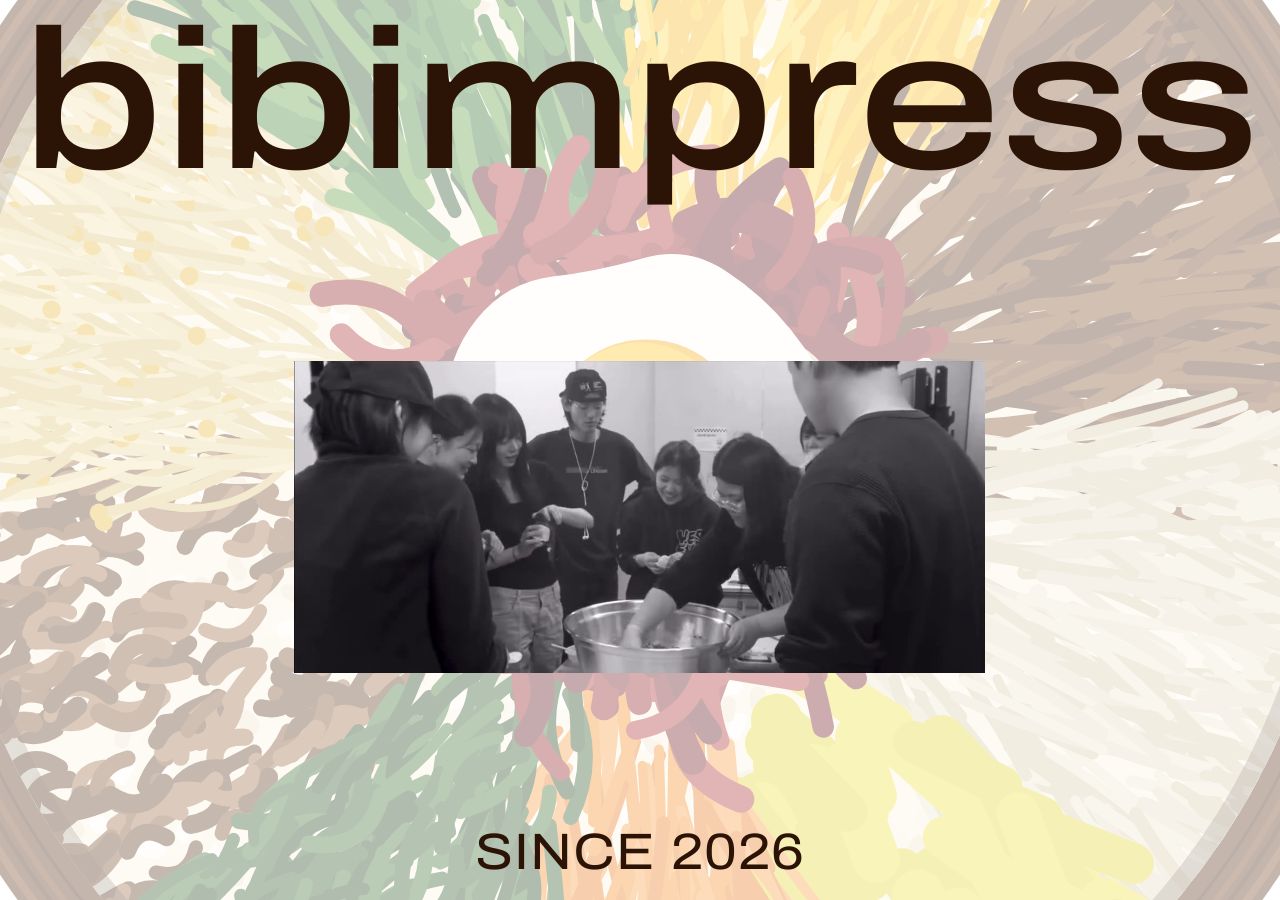
<file: index.html>
<!doctype html>
<html lang="ko">
<head>
<meta charset="utf-8">
<meta name="viewport" content="width=device-width, initial-scale=1">
<title>bibimpress</title>
<link rel="preconnect" href="https://fonts.googleapis.com">
<link href="https://fonts.googleapis.com/css2?family=Archivo:wdth,wght@62..125,100..900&display=swap" rel="stylesheet">
<style>
  :root {
    --paper:     #FFFFFF; /* 바닥 — 흰색, 그 위에 비빔밥 그릇 */
    --soy:       #2B1406; /* 글자 — 간장 */
  }
  * { margin: 0; box-sizing: border-box; }
  html, body { height: 100%; overflow: hidden; }
  /* 위 제목 / 가운데 비빔 영상 / 맨 아래 SINCE */
  body {
    display: grid; grid-template-rows: auto minmax(0, 1fr) auto;
    gap: 2vmin; padding: 2.4vmin;
    background: var(--paper);
    color: var(--soy);
    font-family: "Archivo", system-ui, sans-serif;
  }
  .title { display: block; width: 100%; height: auto; }
  .title text {
    font-family: "Archivo", sans-serif;
    font-variation-settings: "wdth" 125, "wght" 540;
    fill: var(--soy);
  }
  /* 비빔밥데이 영상 — 누르면 read.html */
  .reel { display: block; min-height: 0; place-self: center; width: clamp(300px, 54vw, 900px); } /* 작게, 가운데 */
  .reel video { display: block; width: 100%; height: auto; max-height: 100%; }
  .reel:focus-visible { outline: 4px solid var(--soy); outline-offset: 4px; }
  /* 배경에 크게 깔린 비빔밥 그릇 (bowl.js) — 화면 밖으로 잘려도 괜찮음, 글·영상 방해 안 하게 옅게 */
  svg.bowl {
    position: fixed; z-index: -1; pointer-events: none;
    left: 50%; top: 50%; width: max(120vw, 120vh); height: auto;
    translate: -50% -50%;
    opacity: .35;
  }
  .since {
    text-align: center;
    font-size: clamp(20px, 4vw, 60px);
    font-variation-settings: "wdth" 110, "wght" 420;
    letter-spacing: .02em; text-transform: uppercase; line-height: 1;
  }
</style>
</head>
<body>
  <svg class="bowl" viewBox="0 0 1000 1000" aria-hidden="true"></svg>
  <svg class="title" viewBox="0 0 1000 150" aria-label="bibimpress" role="img">
    <text x="0" y="118" font-size="160" textLength="1000" lengthAdjust="spacingAndGlyphs">bibimpress</text>
  </svg>

  <a class="reel" href="read.html" aria-label="비빔프레스 들어가기">
    <video src="media/bibim.mp4" poster="media/bibim-poster.jpg" autoplay muted loop playsinline aria-hidden="true"></video>
  </a>

  <p class="since">since 2026</p>

  <script src="bowl.js"></script>
  <script>
  // 움직임 줄이기 설정이면 멈춘 한 장면만
  if (matchMedia('(prefers-reduced-motion: reduce)').matches) document.querySelector('.reel video').pause();
  </script>
</body>
</html>
</file>
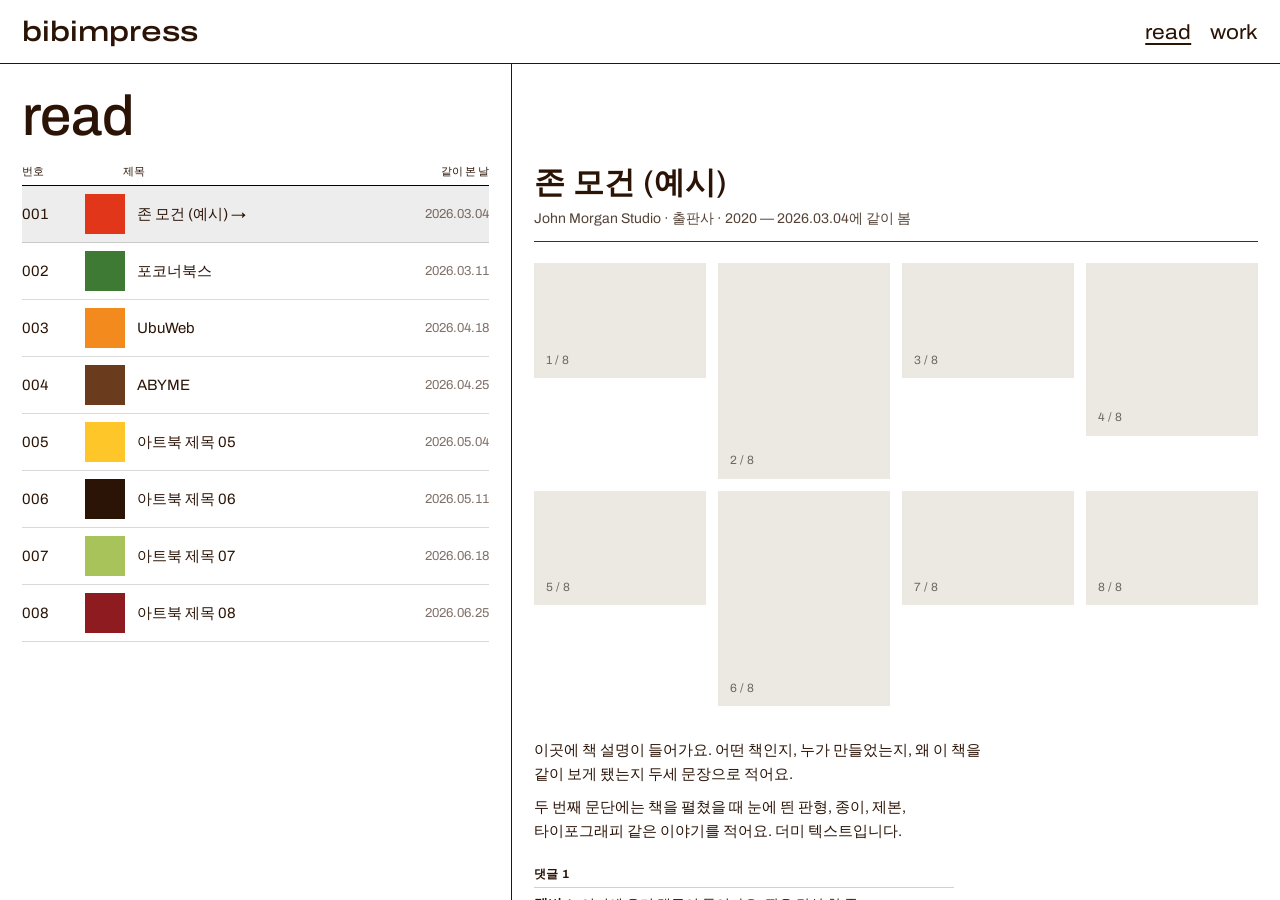
<file: read.html>
<!doctype html>
<html lang="ko">
<head>
<meta charset="utf-8">
<meta name="viewport" content="width=device-width, initial-scale=1">
<title>bibimpress — read</title>
<link href="https://fonts.googleapis.com/css2?family=Archivo:wdth,wght@62..125,100..900&display=swap" rel="stylesheet">
<link rel="stylesheet" href="style.css">
<style>
  /* read = 인덱스: 왼쪽 제목 목록 / 오른쪽 이미지·설명·댓글. 두 칸이 따로 스크롤 */
  main.index {
    display: grid; grid-template-columns: minmax(0, 2fr) minmax(0, 3fr);
    height: calc(100vh - var(--h)); padding: 0; place-items: stretch;
    font-size: 16px;
    --h1: clamp(40px, 4.4vw, 64px); /* 왼쪽 「read」 글자 크기 */
  }
  .list, .detail { overflow-y: auto; padding: 2.4vmin; }
  .list { border-right: 1px solid var(--soy); }

  /* 워크숍 표지 인덱스 양식: 큰 제목 + 개수, 머리줄, 얇은 줄로 나뉜 행 + 작은 썸네일 */
  .list h1 { font-size: var(--h1); font-weight: 500; line-height: 1.1; margin-bottom: .3em; }
  .row {
    display: grid; grid-template-columns: 3.4em 40px minmax(0, 1fr) auto; gap: 0 12px; align-items: center;
    width: 100%; padding: 8px 0; text-align: left;
    background: none; border: 0; border-bottom: 1px solid rgba(0, 0, 0, .15);
    font: inherit; font-size: 15px; color: inherit; cursor: pointer;
  }
  .row.head { font-size: 11px; padding: 0 0 6px; border-bottom: 1px solid #000; cursor: default; }
  .row.head span:nth-child(2) { grid-column: 3; }
  .list ol { list-style: none; padding: 0; }
  .thumb { width: 40px; height: 40px; }
  .row .d { font-size: 13px; font-variant-numeric: tabular-nums; opacity: .6; }
  .row .num { font-variant-numeric: tabular-nums; }
  .list ol .row:hover { background: rgba(0, 0, 0, .04); }
  .row[aria-current="true"] { background: rgba(0, 0, 0, .07); }
  .row[aria-current="true"] .t::after { content: "  →"; }

  /* 오른쪽: 「read」 줄은 비우고, 왼쪽 머리줄 높이에서 제목 → 이미지 쭉 → 설명 → 댓글 */
  .detail { line-height: 1.7; padding-top: calc(2.4vmin + var(--h1) * 1.4); }
  .detail h1 { font-size: clamp(24px, 2.4vw, 36px); line-height: 1.25; font-variation-settings: "wdth" 110, "wght" 520; }
  .meta { margin: .3em 0 0; padding-bottom: 10px; border-bottom: 1px solid #000; font-size: 14px; opacity: .8; }
  .shots { display: grid; grid-template-columns: repeat(auto-fill, minmax(150px, 1fr)); align-items: start; gap: 12px; margin: 2.4vmin 0 2em; } /* 작게, 한 줄에 여러 장 */
  .shot { background: #ECE8E2; display: grid; place-items: end start; padding: 10px 12px; font-size: 12px; color: rgba(0, 0, 0, .55); text-decoration: none; line-height: 1.35; }
  a.shot:hover { background: #E2DDD5; color: #000; }
  .pic { color: inherit; text-decoration: none; font-size: 12px; line-height: 1.35; }
  .pic.wide { grid-column: span 2; }
  .meta a { color: inherit; }
  .pic img { display: block; width: 100%; object-fit: cover; background: #ECE8E2; margin-bottom: 6px; }
  .pic:hover span { text-decoration: underline; }
  /* 설명·댓글 — 폭 좁게, 촘촘하게 */
  .desc { max-width: 30em; font-size: 15px; line-height: 1.6; word-break: keep-all; }
  .desc p + p { margin-top: .6em; }

  .comments { margin-top: 1.6em; max-width: 30em; font-size: 14px; line-height: 1.5; word-break: keep-all; }
  .comments h2 { font-size: 12px; letter-spacing: .06em; text-transform: uppercase; margin-bottom: .3em; }
  .comments ul { padding: 0; }
  .comments li { list-style: none; padding: .45em 0; border-top: 1px solid rgba(43, 20, 6, .2); }
  .comments b { font-weight: 600; margin-right: .6em; }

  /* 폰: 위 목록 / 아래 상세, 페이지 전체가 스크롤 */
  @media (max-width: 720px) {
    main.index { grid-template-columns: 1fr; height: auto; }
    .list { border-right: 0; border-bottom: 1px solid var(--soy); overflow: visible; }
    .detail { overflow: visible; }
  }
</style>
</head>
<body>
  <header>
    <a class="home" href="index.html">bibimpress</a>
    <nav aria-label="메뉴">
      <a href="read.html" aria-current="page">read</a>
      <a href="work.html">work</a>
    </nav>
  </header>

  <main class="index">
    <nav class="list" aria-label="read 목록">
      <h1>read</h1>
      <div class="row head" aria-hidden="true"><span>번호</span><span>제목</span><span>같이 본 날</span></div>
      <ol id="list"></ol>
    </nav>
    <article class="detail" id="detail" aria-live="polite"></article>
  </main>

  <script>
  // 더미 데이터 — 나중에 실제 아트북·댓글로 교체
  const BOOKS = Array.from({ length: 8 }, (_, i) => ({
    title: `아트북 제목 ${String(i + 1).padStart(2, '0')}`,
    author: `작가 이름 ${i + 1}`,
    publisher: '출판사',
    year: 2020 + (i % 6),
    date: `2026.${String(3 + Math.floor(i / 2)).padStart(2, '0')}.${String(4 + (i % 4) * 7).padStart(2, '0')}`,
    color: ['#E2361B', '#3F7A35', '#F28A1E', '#6B3B1E', '#FFC62A', '#2B1406', '#A8C35A', '#8E1B1F'][i],
    // 이미지: 펼침면(3:2)·낱장(4:5)·정사각 섞어서. 실제론 { src: 'media/read/…jpg' }
    shots: [3 / 2, 4 / 5, 3 / 2, 1, 3 / 2, 4 / 5, 3 / 2, 3 / 2].slice(0, i === 0 ? 8 : 3 + (i % 3)),
    desc: [
      '이곳에 책 설명이 들어가요. 어떤 책인지, 누가 만들었는지, 왜 이 책을 같이 보게 됐는지 두세 문장으로 적어요.',
      '두 번째 문단에는 책을 펼쳤을 때 눈에 띈 판형, 종이, 제본, 타이포그래피 같은 이야기를 적어요. 더미 텍스트입니다.',
    ],
    comments: [
      { name: '멤버 1', text: '여기에 우리 댓글이 들어가요. 짧은 감상 한 줄.' },
      { name: '멤버 2', text: '판형이 마음에 들었다. 다음에 책 만들 때 참고하고 싶음.' },
      { name: '멤버 3', text: '더미 댓글입니다. 길어지면 이렇게 여러 줄로 자연스럽게 넘어가요. 길어지면 이렇게 여러 줄로 자연스럽게 넘어가요.' },
    ].slice(0, 1 + (i % 3)),
  }));
  // 예시: 존 모건 책 — 사진 8장 올린 경우
  Object.assign(BOOKS[0], { title: '존 모건 (예시)', author: 'John Morgan Studio' });
  // 002: 포코너북스 — 출판사 책 목록 (fourcornersbooks.co.uk/books, 2026-11-12 기준 48권). 표지는 우리가 찍은 사진으로 교체할 자리
  const FCB = [
    ['Whippersnappers: How Children Became Photographers', 'whippersnappers'],
    ["London's Ours! Images From The Greater London Council 1981–1986", 'londons-ours'],
    ['Loncraine Broxton: Innovations & Executive Toys 1969-1997', 'loncraine-broxton'],
    ['Candy, Andy & The Bearandas', 'candy'],
    ['Tam Joseph: I Know What I See', 'tam-joseph'],
    ['More Than A Snapshot: A Visual History of Photo Wallets', 'more-than-a-snapshot'],
    ['Wheels of Light: Designs for British Light Shows 1970-1990', 'wheels-of-light'],
    ['Treasure Island', 'treasure-island'],
    ['Women For Peace: Banners From Greenham Common', 'women-for-peace-banners-from-greenham-common'],
    ['Flag Waves: House Flags from the National Maritime Museum', 'flag-waves-house-flags-from-the-national-maritime-museum'],
    ['Nuclear War In The UK', 'nuclear-war-in-the-uk'],
    ['Posters from Paddington Printshop', 'posters-from-paddington-printshop'],
    ['Wobbly Sounds, A Collection of British Flexi Discs', 'wobbly-sounds'],
    ['Face In The Crowd', 'face-in-the-crowd'],
    ['Greetings From The Barricades', 'greetings-from-the-barricades'],
    ['Leeds Postcards', 'leeds-postcards'],
    ['Poster Workshop 1968-1971', 'poster-workshop-1968-1971'],
    ['UFO Drawings From The National Archives', 'ufo-drawings'],
    ['Eyeball Cards', 'eyeball-cards'],
    ["See Red Women's Workshop: Feminist Posters 1974-1990", 'see-red-womens-workshop'],
    ['Twenty Thousand Leagues Under The Sea', 'twenty-thousand-leagues-under-the-sea'],
    ['Heart of Darkness', 'heart-of-darkness'],
    ['The Overcoat', 'the-overcoat'],
    ['The Nose', 'the-nose'],
    ['The Art of Smallfilms', 'the-art-of-smallfilms'],
    ['Some Canterbury Tales', 'some-canterbury-tales'],
    ['The Graphic World Of Paul Peter Piech', 'the-graphic-world-of-paul-peter-piech'],
    ['Pirate Nightmare Vice Explosion', 'pirate-nightmare-vice-explosion'],
    ['Madame Bovary', 'madame-bovary'],
    ['Prison Landscapes', 'prison-landscapes'],
    ['Disturbances', 'disturbances-critical-art-ensemble'],
    ['The Prisoner of Zenda', 'the-prisoner-of-zenda'],
    ["Beauty is in the Street, A Visual Record of the May '68 Paris Uprising", 'beauty-is-in-the-street'],
    ['Vanity Fair', 'vanity-fair'],
    ['Free Speech Zone', 'free-speech-zone-michael-patterson-carver'],
    ['Show And Tell: A Chronicle Of Group Material', 'show-and-tell-a-chronicle-of-group-material'],
    ['A Stick of Green Candy', 'a-stick-of-green-candy'],
    ['Nau Sea Sea Sick', 'nau-sea-sea-sick'],
    ['The Jet Age Compendium: Paolozzi at Ambit', 'the-jet-age-compendium-paolozzi-at-ambit'],
    ['Dracula', 'dracula'],
    ['Blumfeld, an Elderly Bachelor', 'blumfeld-an-elderly-bachelor'],
    ['The Picture of Dorian Gray', 'the-picture-of-dorian-gray'],
    ['About The Relative Size Of Things In The Universe', 'about-the-relative-size-of-things-in-the-universe'],
    ['How to Ride the Bus', 'how-to-ride-the-bus'],
    ['Come Alive! The Spirited Art Of Sister Corita', 'come-alive-the-spirited-art-of-sister-corita'],
    ['Brian Wilson: An Art Book', 'brian-wilson'],
    ['An Architecture of Play', 'an-architecture-of-play']
  ];
  // 표지: 출판사 서버 이미지를 그대로 불러옴 (복사 X). files/books/ 뒤 경로
  const FCB_COVER = {
    'whippersnappers': 'whippersnappers/_gridThumbnail/Whippersnappers-thumbnail.jpg',
    'londons-ours': 'londons-ours/_gridThumbnail/LondonsOursThumbnail_2026-03-13-091653_mgmj.jpg',
    'londons-ours-limited-edition-print': 'londons-ours-limited-edition-print/_gridThumbnail/LondonsOursPrintThumbnail.jpg',
    'loncraine-broxton': 'loncraine-broxton/_gridThumbnail/LoncraineBroxtonSmallThumbnail.jpg',
    'candy': 'candy/_gridThumbnail/CandyAndyThumb.jpg',
    'tam-joseph': 'tam-joseph/_gridThumbnail/I-Know-What-I-See-thumbnail.jpg',
    'more-than-a-snapshot': 'more-than-a-snapshot/_gridThumbnail/Snapshot_SmlThumb.jpg',
    'wheels-of-light': 'wheels-of-light/_gridThumbnail/WOLHomeThumb.jpg',
    'treasure-island': 'treasure-island/_gridThumbnail/Treasure-Island-Cover-FCB-web-homepage.jpg',
    'flag-waves-house-flags-from-the-national-maritime-museum': 'flag-waves-house-flags-from-the-national-maritime-museum/_gridThumbnail/Homepage_thumb_FlagWaves.jpg',
    'nuclear-war-in-the-uk': 'nuclear-war-in-the-uk/_gridThumbnail/Nuclear-Thumb.jpg',
    'posters-from-paddington-printshop': 'posters-from-paddington-printshop/_gridThumbnail/Paddington-Printshop-thumbnailweb.jpg',
    'wobbly-sounds': 'wobbly-sounds/_gridThumbnail/WobblySounds-thumbnail.jpg',
    'face-in-the-crowd': 'face-in-the-crowd/_gridThumbnail/3015-Four-Corners-website-Hi-res-covers_0001_FITC.jpg',
    'greetings-from-the-barricades': 'greetings-from-the-barricades/_gridThumbnail/3015-Four-Corners-website-Hi-res-covers_Barricades.jpg',
    'leeds-postcards': 'leeds-postcards/_gridThumbnail/Leeds-Postcards-cover-thumb.jpg',
    'poster-workshop-1968-1971': 'poster-workshop-1968-1971/_gridThumbnail/3015-Four-Corners-website-Hi-res-covers_0000_PWorkshop.jpg',
    'ufo-drawings': 'ufo-drawings/_gridThumbnail/3015-Four-Corners-website-Hi-res-covers_0000_UFO-Drawings.jpg',
    'eyeball-cards': 'eyeball-cards/_gridThumbnail/3015-Four-Corners-website-Hi-res-covers_0001_Eyeball-Cards.jpg',
    'see-red-womens-workshop': 'see-red-womens-workshops/_gridThumbnail/3015-Four-Corners-website-Hi-res-covers_0005_See-Red_170905_154538.jpg',
    'twenty-thousand-leagues-under-the-sea': 'twenty-thousand-leagues-under-the-sea/_gridThumbnail/3015-Four-Corners-website-Hi-res-covers_0006_20000-leagues.jpg',
    'heart-of-darkness': 'heart-of-darkness/_gridThumbnail/3015-Four-Corners-website-Hi-res-covers_0002_Heart-of-Darkness_170906_093445.jpg',
    'the-overcoat': 'the-overcoat/_gridThumbnail/3015-Four-Corners-website-Hi-res-covers_0001_Overcoat.jpg',
    'the-nose': 'the-nose/_gridThumbnail/3015-Four-Corners-website-Hi-res-covers_0000_Nose.jpg',
    'the-art-of-smallfilms': 'the-art-of-smallfilms/_gridThumbnail/3015-Four-Corners-website-SmallfilmsThumbt.jpg',
    'some-canterbury-tales': 'some-canterbury-tales/_gridThumbnail/3015-Four-Corners-website-Hi-res-covers_0015_Canterbury-Tales.jpg',
    'the-graphic-world-of-paul-peter-piech': 'the-graphic-world-of-paul-peter-piech/_gridThumbnail/3015-Four-Corners-website-Hi-res-covers_0004_Piech.jpg',
    'pirate-nightmare-vice-explosion': 'pirate-nightmare-vice-explosion/_gridThumbnail/3015-Four-Corners-website-Hi-res-covers_0002_Pirate-Nightmare.jpg',
    'madame-bovary': 'madame-bovary/_gridThumbnail/3015-Four-Corners-website-Hi-res-covers_0023_Madame-Bovary.jpg',
    'prison-landscapes': 'prison-landscapes/_gridThumbnail/3015-Four-Corners-website-Hi-res-covers_0007_Prison-Landscape.jpg',
    'disturbances-critical-art-ensemble': 'disturbances-critical-art-ensemble/_gridThumbnail/3015-Four-Corners-website-Hi-res-covers_0020_Disturbances.jpg',
    'the-prisoner-of-zenda': 'the-prisoner-of-zenda/_gridThumbnail/3015-Four-Corners-website-Hi-res-covers_0014_Zenda.jpg',
    'beauty-is-in-the-street': 'beauty-is-in-the-street/_gridThumbnail/3015-Four-Corners-website-Hi-res-covers_0025_Beauty-is-in-the-street.jpg',
    'vanity-fair': 'vanity-fair/_gridThumbnail/3015-Four-Corners-website-Hi-res-covers_0009_Vanity-Fair.jpg',
    'free-speech-zone-michael-patterson-carver': 'free-speech-zone-michael-patterson-carver/_gridThumbnail/3015-Four-Corners-website-Hi-res-covers_0017_Free-Speech-Zone.jpg',
    'show-and-tell-a-chronicle-of-group-material': 'show-and-tell-a-chronicle-of-group-material/_gridThumbnail/3015-Four-Corners-website-Hi-res-covers_0011_Show-and-Tell.jpg',
    'a-stick-of-green-candy': 'a-stick-of-green-candy/_gridThumbnail/3015-Four-Corners-website-Hi-res-covers_0010_Stick-of-Green-Candy.jpg',
    'nau-sea-sea-sick': 'nau-sea-sea-sick/_gridThumbnail/3015-Four-Corners-website-Hi-res-covers_0008_Nau-Sea-Sea-Sick.jpg',
    'the-jet-age-compendium-paolozzi-at-ambit': 'the-jet-age-compendium-paolozzi-at-ambit/_gridThumbnail/3015-Four-Corners-website-Hi-res-covers_0016_Ambit.jpg',
    'dracula': 'dracula/_gridThumbnail/3015-Four-Corners-website-Hi-res-covers_0018_Dracula.jpg',
    'blumfeld-an-elderly-bachelor': 'blumfeld-an-elderly-batchelor/_gridThumbnail/3015-Four-Corners-website-Hi-res-covers_0024_Elderly-Bachelor.jpg',
    'the-picture-of-dorian-gray': 'the-picture-of-dorian-gray/_gridThumbnail/3015-Four-Corners-website-Hi-res-covers_0019_Dorian-Gray.jpg',
    'about-the-relative-size-of-things-in-the-universe': 'about-the-relative-size-of-things-in-the-universe/_gridThumbnail/3015-Four-Corners-website-Hi-res-covers_0013_Martin-Beck.jpg',
    'how-to-ride-the-bus': 'how-to-ride-the-bus/_gridThumbnail/3015-Four-Corners-website-Hi-res-covers_0012_Bus.jpg',
    'come-alive-the-spirited-art-of-sister-corita': 'come-alive-the-spirited-art-of-sister-corita/_gridThumbnail/3015-Four-Corners-website-Hi-res-covers_0021_Come-Alive.jpg',
    'brian-wilson': 'brian-wilson/_gridThumbnail/3015-Four-Corners-website-Hi-res-covers_0022_Brian-Wilson_170905_150620.jpg',
    'an-architecture-of-play': 'an-architecture-of-play/_gridThumbnail/3015-Four-Corners-website-covers_0026_Architecture-of-Play.jpg',
    'women-for-peace-banners-from-greenham-common': 'women-for-peace-banners-from-greenham-common/_mediumImage/WOMEN_FOR_PEACE_01.jpg'
  };
  Object.assign(BOOKS[1], {
    title: '포코너북스', author: 'Four Corners Books', publisher: 'London', year: '2003–',
    shots: FCB.map(([caption, slug]) => ({
      ratio: 4 / 5, caption, href: `https://www.fourcornersbooks.co.uk/books/${slug}/`,
      img: FCB_COVER[slug] && `https://www.fourcornersbooks.co.uk/files/books/${FCB_COVER[slug]}`,
    })),
  });

  // 003: UbuWeb — 1996년부터 이어진 아방가르드 온라인 아카이브 (ubuweb.com)
  Object.assign(BOOKS[2], {
    title: 'UbuWeb', author: '아방가르드 예술·미디어 온라인 아카이브', publisher: 'ubuweb.com', year: '1996–',
    site: 'https://ubuweb.com/index.html',
    desc: [
      '1996년부터 운영된 아방가르드 예술·미디어 온라인 아카이브. 영화·영상, 사운드, 무용, 글 자료를 무료로 공개한다.',
      '미국 의회도서관이 사이트 전체를 영구 보존하고 있다. 아래 칸은 사이트의 주요 섹션 — 누르면 해당 섹션으로 간다.',
    ],
    shots: [{ img: 'media/read/ubu.jpg', ratio: 16 / 10, wide: true, caption: 'ubuweb.com 첫 화면', href: 'https://ubuweb.com/index.html' }].concat([{"caption": "Film & Video", "href": "https://ubuweb.com/film/index.html", "ratio": 1.5}, {"caption": "Sound", "href": "https://ubuweb.com/sound/index.html", "ratio": 1.5}, {"caption": "Dance", "href": "https://ubuweb.com/dance/index.html", "ratio": 1.5}, {"caption": "Papers", "href": "https://ubuweb.com/papers/index.html", "ratio": 1.5}, {"caption": "Historical", "href": "https://ubuweb.com/historical/index.html", "ratio": 1.5}, {"caption": "Visual Poetry", "href": "https://ubuweb.com/vp/index.html", "ratio": 1.5}, {"caption": "Conceptual Comics", "href": "https://ubuweb.com/cc/index.html", "ratio": 1.5}, {"caption": "Conceptual Writing", "href": "https://ubuweb.com/concept/index.html", "ratio": 1.5}, {"caption": "Contemporary", "href": "https://ubuweb.com/contemp/index.html", "ratio": 1.5}, {"caption": "Aspen Magazine", "href": "https://ubuweb.com/aspen/index.html", "ratio": 1.5}, {"caption": "Outsiders", "href": "https://ubuweb.com/outsiders/index.html", "ratio": 1.5}, {"caption": "/ubu Editions", "href": "https://ubuweb.com/ubu/index.html", "ratio": 1.5}, {"caption": "365 Days Project", "href": "https://ubuweb.com/outsiders/365/index.html", "ratio": 1.5}, {"caption": "Ethnopoetics", "href": "https://ubuweb.com/ethno/index.html", "ratio": 1.5}, {"caption": "Electronic Music Resources", "href": "https://ubuweb.com/emr/index.html", "ratio": 1.5}, {"caption": "UbuWeb Top Tens", "href": "https://ubuweb.com/resources/top_tens.html", "ratio": 1.5}]),
  });
  // 004: ABYME — 활자 주조소 겸 출판사 (abyme.net)
  Object.assign(BOOKS[3], {
    title: 'ABYME', author: '활자 주조소 · 출판사', publisher: 'abyme.net', year: '',
    site: 'https://www.abyme.net/',
    desc: [
      '글자체를 만들고 파는 활자 주조소이자, 한정판 책과 아트 에디션을 내는 출판사.',
      '「Revue」에는 레터링과 타이포그래피 역사를 다룬 글을 싣는다. 아래 칸은 Revue 글과 카탈로그(글자체·책) — 이미지는 사이트에서 그대로 불러옴.',
    ],
    shots: [{ img: 'media/read/abyme.jpg', ratio: 16 / 10, wide: true, caption: 'abyme.net 첫 화면', href: 'https://www.abyme.net/' }].concat([{"caption": "Revue — Essential forms, a survey of lettering standards", "href": "https://www.abyme.net/revue/essentialforms/", "img": "https://www.abyme.net/wp-content/uploads/2024/10/A046_chouffet-2400x1726.jpg"}, {"caption": "Revue — The first sanserif type (James Mosley)", "href": "https://www.abyme.net/revue/thefirstsanseriftype/", "img": "https://www.abyme.net/wp-content/uploads/2023/11/A045_blake_1819c-2400x1584.jpg"}, {"caption": "Revue — Paul Elliman, YES, NO, DON’T KNOW", "href": "https://www.abyme.net/revue/yes-no-dont-know/", "img": "https://www.abyme.net/wp-content/uploads/2017/12/yesno_spirit_6_60p-2400x1602.jpg"}, {"caption": "Revue — HMS Victory, a voyage in photographs", "href": "https://www.abyme.net/revue/victory/", "img": "https://www.abyme.net/wp-content/uploads/2016/11/victory6_60p-2400x1560.jpg"}, {"caption": "Revue — Abîmées, typefaces for Latin epigraphy", "href": "https://www.abyme.net/revue/abimees/", "img": "https://www.abyme.net/wp-content/uploads/2021/06/A033_4_simil.jpg"}, {"caption": "Revue — Carolee Schneemann, ABC We Print Anything", "href": "https://www.abyme.net/revue/tenderbooks/", "img": "https://www.abyme.net/wp-content/uploads/2018/07/JMS-Tenderbooks-4839-1_web-2400x1800.jpg"}, {"caption": "Revue — Berthe Morisot, Le Berceau", "href": "https://www.abyme.net/revue/berthe/", "img": "https://www.abyme.net/wp-content/uploads/2018/07/cradle_1600_60p.jpg"}, {"caption": "Axo (15 styles)", "href": "https://www.abyme.net/catalogue/axo/", "img": "https://www.abyme.net/wp-content/uploads/2024/03/A035_3c.png"}, {"caption": "Persona (3 styles)", "href": "https://www.abyme.net/catalogue/persona/", "img": "https://www.abyme.net/wp-content/uploads/2022/06/A013_3.png"}, {"caption": "Mercure (3 styles)", "href": "https://www.abyme.net/catalogue/mercure/", "img": "https://www.abyme.net/wp-content/uploads/2021/05/A024_21.png"}, {"caption": "Berthe (2 styles)", "href": "https://www.abyme.net/catalogue/berthe/", "img": "https://www.abyme.net/wp-content/uploads/2018/07/berthe_2_12-2400x960.png"}, {"caption": "Nizioleti", "href": "https://www.abyme.net/catalogue/nizioleti/", "img": "https://www.abyme.net/wp-content/uploads/2019/11/nizioleti_amour.png"}, {"caption": "English Egyptian", "href": "https://www.abyme.net/catalogue/englishegyptian/", "img": "https://www.abyme.net/wp-content/uploads/2023/07/A002.png"}, {"caption": "Sweathearts typeface", "href": "https://www.abyme.net/catalogue/sweathearts/", "img": "https://www.abyme.net/wp-content/uploads/2022/11/A022_11b.png"}, {"caption": "Anguille — Christophe Jacquet dit Toffe", "href": "https://www.abyme.net/catalogue/anguille/", "img": "https://www.abyme.net/wp-content/uploads/2023/03/A007_hokusai.jpg"}, {"caption": "Sweathearts (book)", "href": "https://www.abyme.net/catalogue/sweatheartsbook/", "img": "https://www.abyme.net/wp-content/uploads/2024/02/A043_2d.jpg"}, {"caption": "Margaret — Thomas Grünfeld", "href": "https://www.abyme.net/catalogue/margaret/"}, {"caption": "ABC We Print Anything — Carolee Schneemann", "href": "https://www.abyme.net/catalogue/abc/", "img": "https://www.abyme.net/wp-content/uploads/2017/12/abc4.jpg"}, {"caption": "YES, NO, DON’T KNOW — Paul Elliman", "href": "https://www.abyme.net/catalogue/yesno/", "img": "https://www.abyme.net/wp-content/uploads/2017/12/yesno_1_60p-1-2400x1606.jpg"}].map((s) => ({ ratio: 4 / 5, ...s }))),
  });

  const list = document.getElementById('list');
  const detail = document.getElementById('detail');
  const esc = (s) => String(s).replace(/[&<>"]/g, (c) => ({ '&': '&amp;', '<': '&lt;', '>': '&gt;', '"': '&quot;' }[c]));

  list.innerHTML = BOOKS.map((b, i) => `
    <li><button class="row" type="button" data-i="${i}">
      <span class="num">${String(i + 1).padStart(3, '0')}</span>
      <span class="thumb" style="background:${b.color}"></span>
      <span class="t">${esc(b.title)}</span>
      <span class="d">${esc(b.date)}</span>
    </button></li>`).join('');

  function show(i) {
    const b = BOOKS[i];
    list.querySelectorAll('button').forEach((btn) => btn.setAttribute('aria-current', btn.dataset.i == i));
    detail.innerHTML = `
      <h1>${esc(b.title)}</h1>
      <p class="meta">${[b.author, b.publisher, b.year].filter(Boolean).map(esc).join(' · ')} — ${esc(b.date)}에 같이 봄${b.site ? ` · <a href="${esc(b.site)}" target="_blank" rel="noopener">사이트 ↗</a>` : ''}</p>
      <div class="shots">${b.shots.map((sh, k) => {
        const { ratio, caption, href, img, wide } = typeof sh === 'number' ? { ratio: sh } : sh;
        const label = caption ? esc(caption) : `${k + 1} / ${b.shots.length}`;
        if (img) return `<a class="pic${wide ? ' wide' : ''}" href="${esc(href)}" target="_blank" rel="noopener">
          <img src="${esc(img)}" alt="${label}" loading="lazy" style="aspect-ratio:${ratio || 4 / 5}"><span>${label}</span></a>`;
        return href
          ? `<a class="shot" href="${esc(href)}" target="_blank" rel="noopener" style="aspect-ratio:${ratio}">${label}</a>`
          : `<div class="shot" style="aspect-ratio:${ratio}">${label}</div>`;
      }).join('')}</div>
      <div class="desc">${b.desc.map((p) => `<p>${esc(p)}</p>`).join('')}</div>
      <section class="comments">
        <h2>댓글 ${b.comments.length}</h2>
        <ul>${b.comments.map((c) => `<li><b>${esc(c.name)}</b>${esc(c.text)}</li>`).join('')}</ul>
      </section>`;
    detail.scrollTop = 0;
    history.replaceState(null, '', `#${i + 1}`); // 주소로 공유 가능 (#3 = 3번째 책)
  }

  list.addEventListener('click', (e) => {
    const btn = e.target.closest('button');
    if (!btn) return;
    show(+btn.dataset.i);
    if (matchMedia('(max-width: 720px)').matches) detail.scrollIntoView({ behavior: 'smooth' });
  });
  const fromHash = parseInt(location.hash.slice(1), 10) - 1;
  show(BOOKS[fromHash] ? fromHash : 0);
  </script>
</body>
</html>
</file>
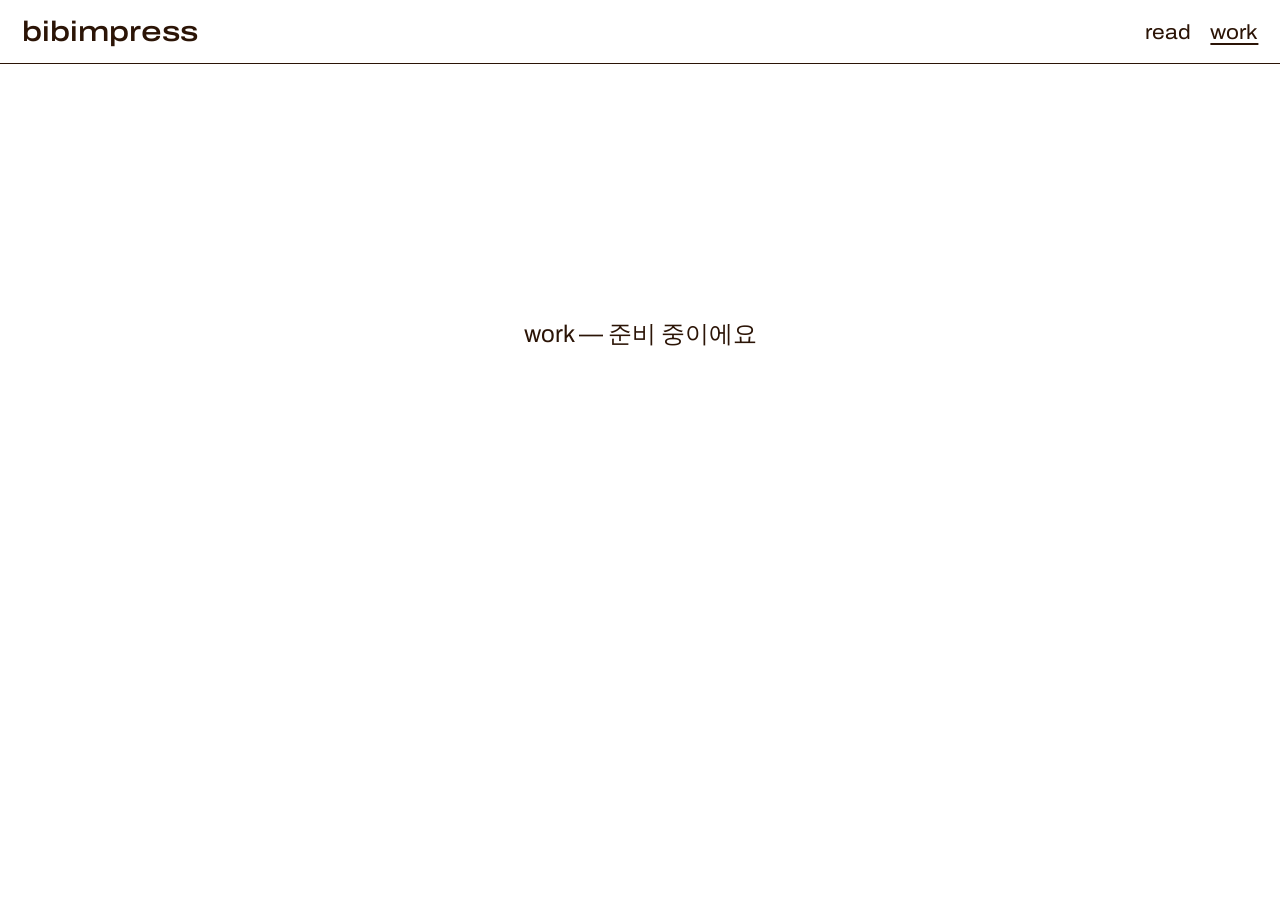
<file: work.html>
<!doctype html>
<html lang="ko">
<head>
<meta charset="utf-8">
<meta name="viewport" content="width=device-width, initial-scale=1">
<title>bibimpress — work</title>
<link href="https://fonts.googleapis.com/css2?family=Archivo:wdth,wght@62..125,100..900&display=swap" rel="stylesheet">
<link rel="stylesheet" href="style.css">
</head>
<body>
  <header>
    <a class="home" href="index.html">bibimpress</a>
    <nav aria-label="메뉴">
      <a href="read.html">read</a>
      <a href="work.html" aria-current="page">work</a>
    </nav>
  </header>
  <main><p>work — 준비 중이에요</p></main>
</body>
</html>
</file>
<file: style.css>
/* read · work 공통 — 흰 바탕 (빨강은 메인에서만) */
:root { --paper: #FFFFFF; --soy: #2B1406; --h: clamp(52px, 5vw, 72px); /* 헤더 높이 */ }
* { margin: 0; box-sizing: border-box; }
body {
  min-height: 100vh;
  background: var(--paper); color: var(--soy);
  font-family: "Archivo", system-ui, sans-serif;
}

/* 헤더 — 흰 바탕, 아래 가는 선만 */
header {
  height: var(--h);
  padding: 0 2.4vmin;
  display: flex; justify-content: space-between; align-items: center;
  border-bottom: 1px solid var(--soy);
}

header nav { display: flex; gap: 1.2em; }
nav a, .home { color: inherit; text-decoration: none; }
.home { font-size: clamp(20px, 2.2vw, 32px); font-variation-settings: "wdth" 125, "wght" 540; }
nav a { font-size: clamp(16px, 1.6vw, 24px); font-variation-settings: "wdth" 110, "wght" 420; }
nav a:hover, nav a[aria-current="page"] { text-decoration: underline; text-underline-offset: .2em; }

main { display: grid; place-items: center; min-height: 60vh; padding: 2.4vmin; font-size: clamp(16px, 2vw, 24px); }
</file>
